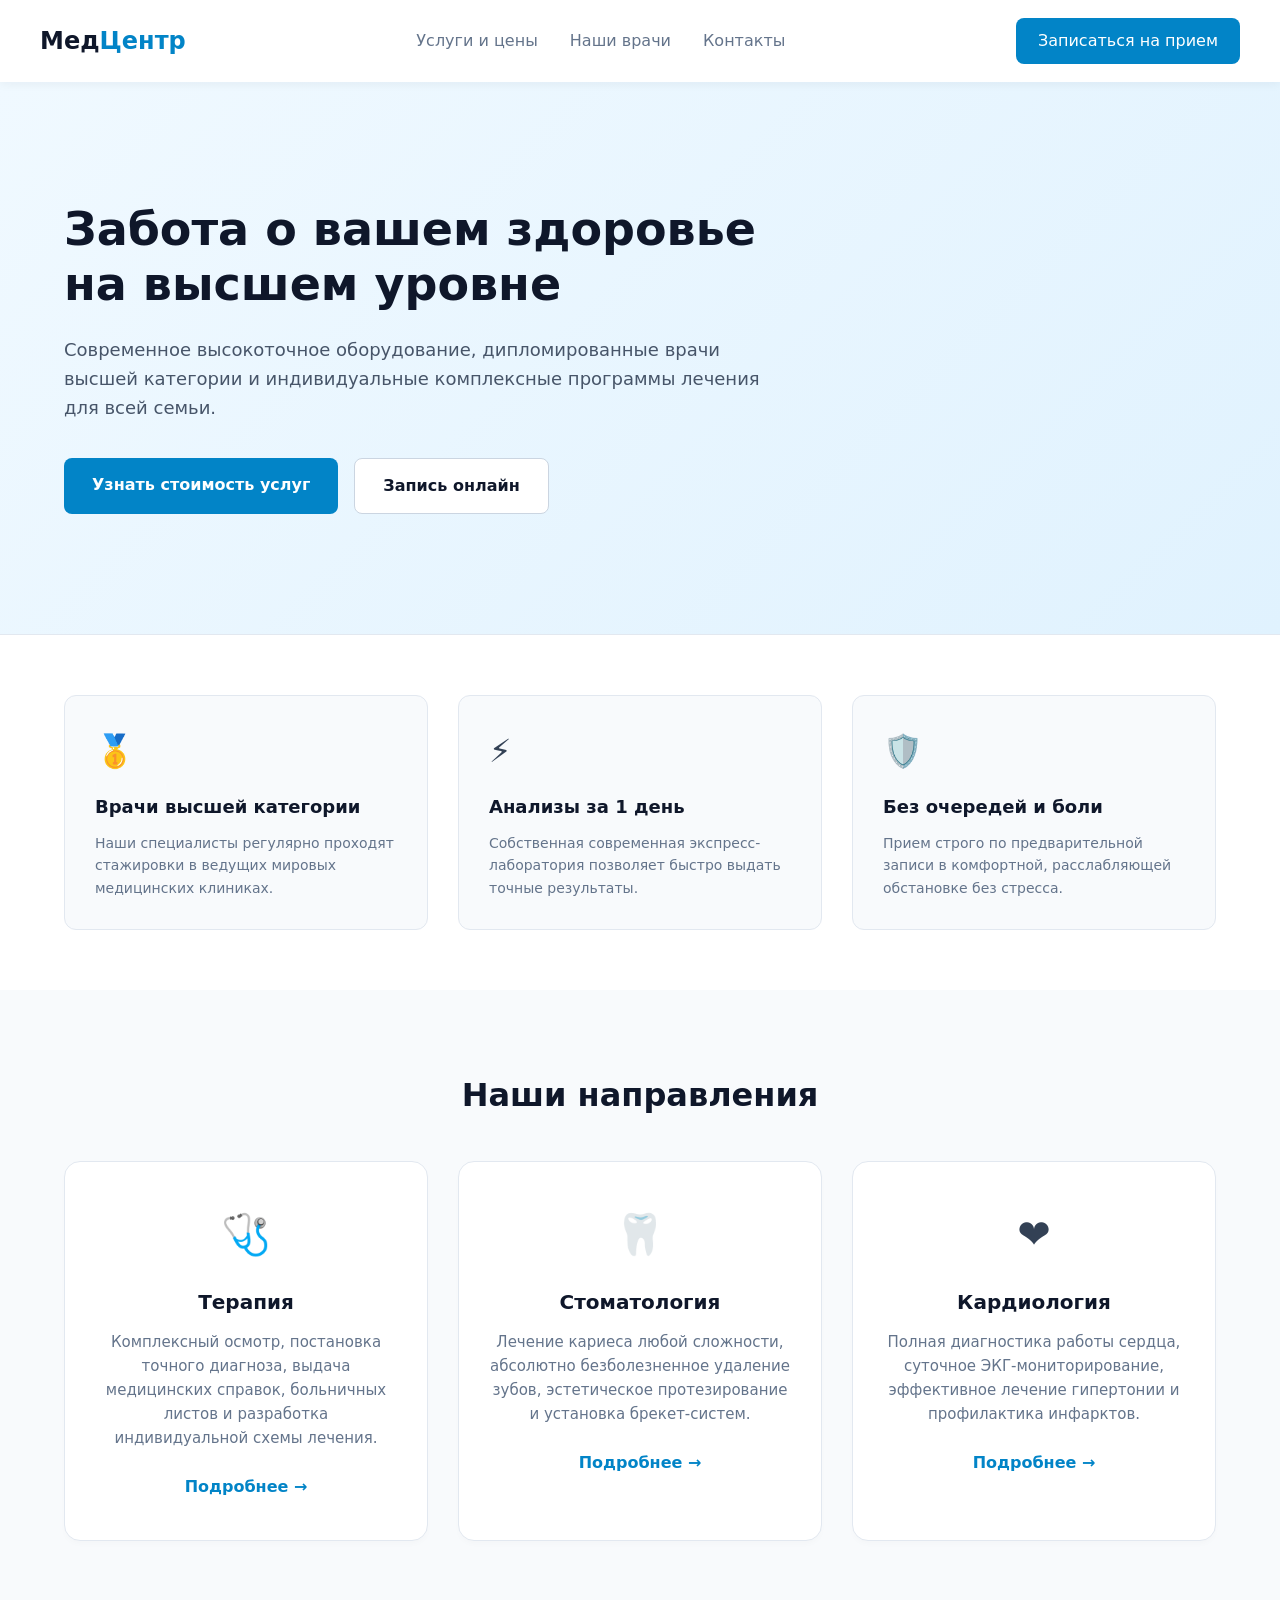
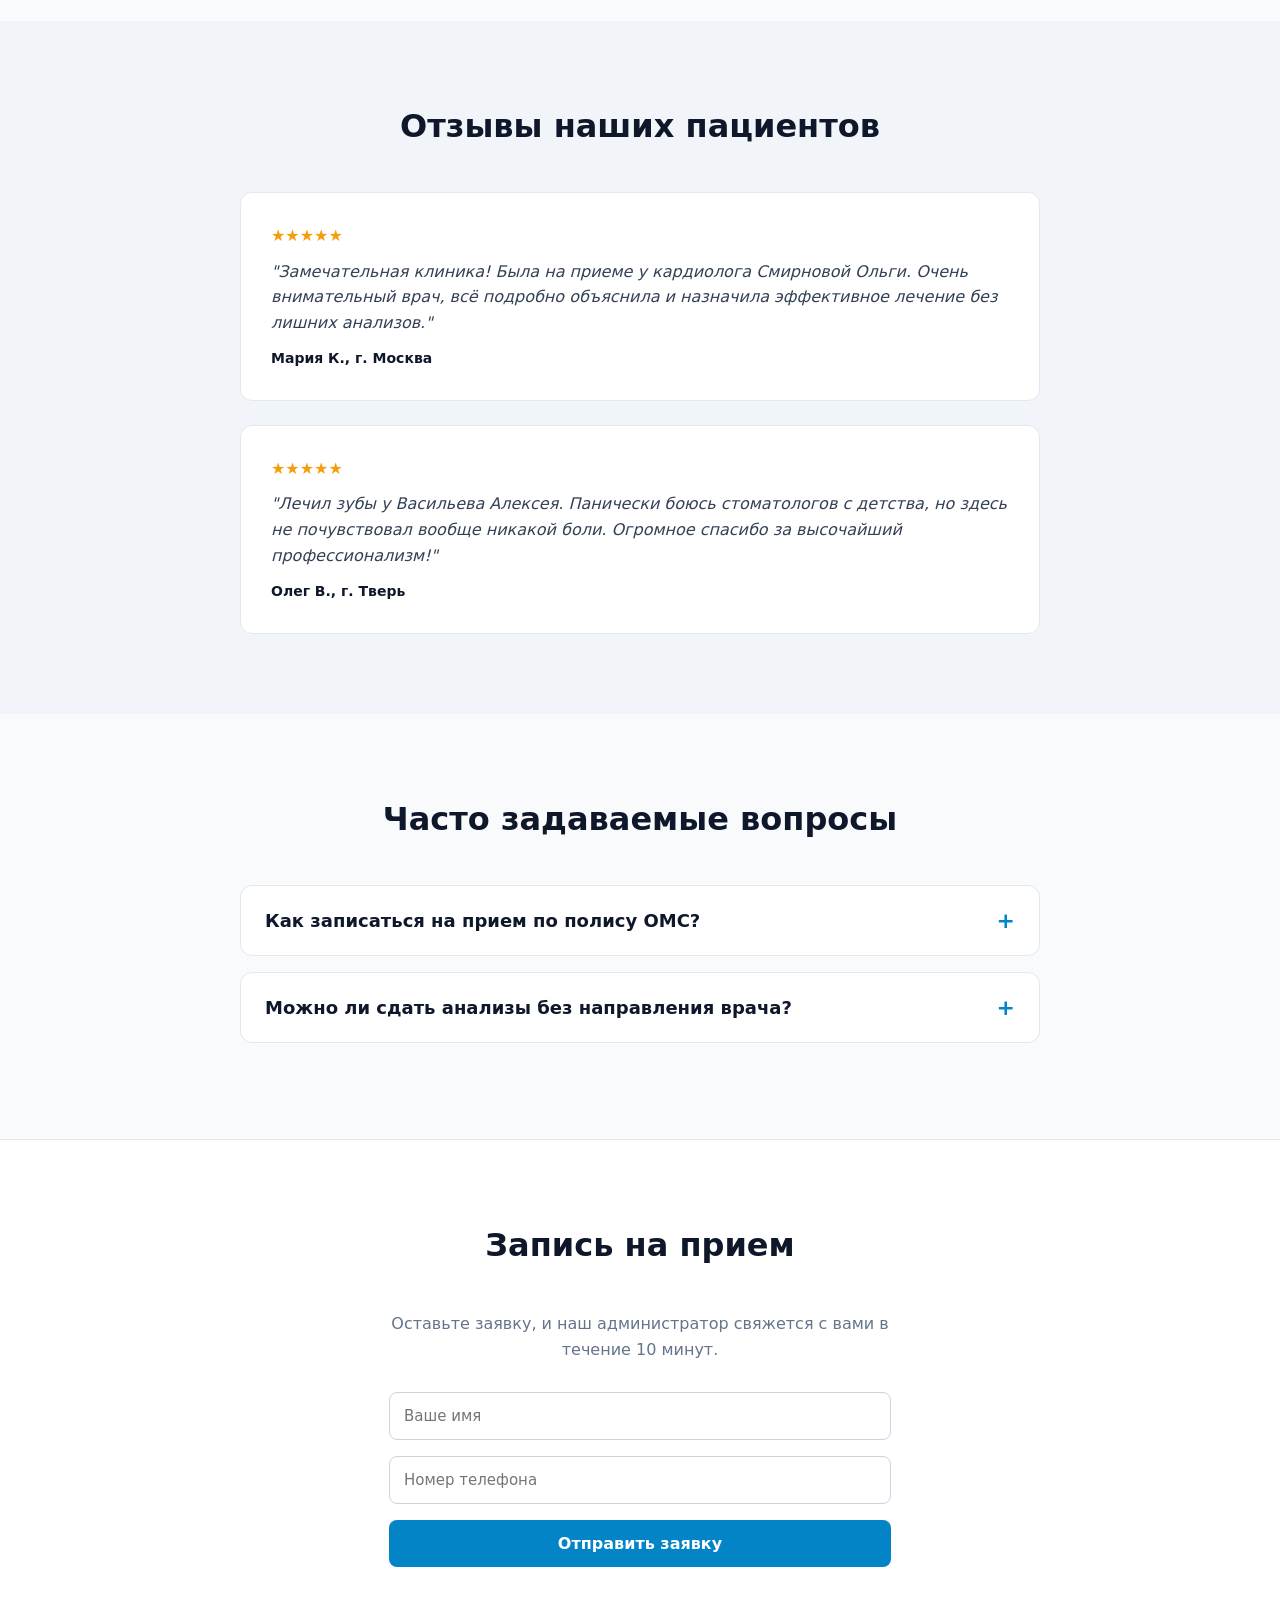
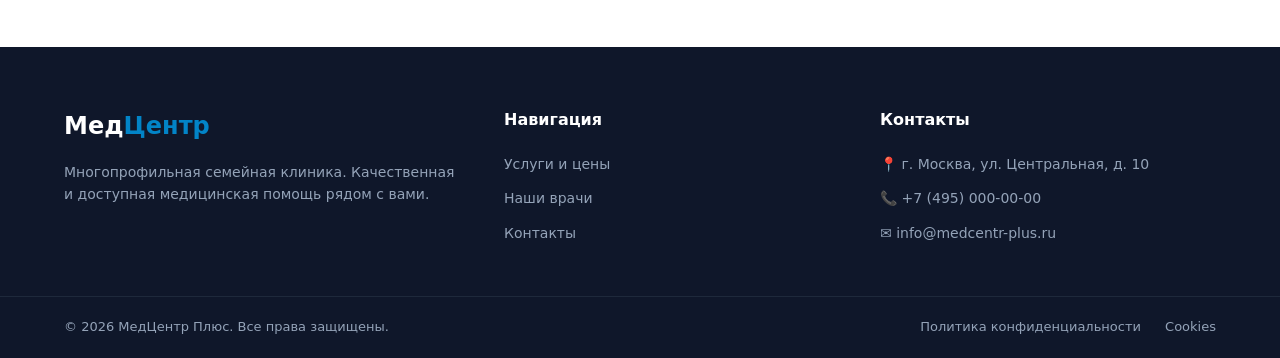
<file: index.html>
<!DOCTYPE html>
<html lang="ru">
<head>
    <meta charset="UTF-8">
    <meta name="viewport" content="width=device-width, initial-scale=1.0">
    <title>МедЦентр Плюс — Клиника семейной медицины</title>
    <link rel="stylesheet" href="style.css">
</head>
<body>

<!-- Шапка сайта -->
<header class="main-header">
    <div class="container nav-container">
        <a href="index.html" class="logo">Мед<span>Центр</span></a>
        <nav class="nav-menu">
            <a href="services.html">Услуги и цены</a>
            <a href="doctors.html">Наши врачи</a>
            <a href="#appointment">Контакты</a>
        </nav>
        <a href="#appointment" class="btn-header">Записаться на прием</a>
    </div>
</header>

<!-- Главный баннер (Hero Section) -->
<section class="hero-section">
    <div class="container">
        <div class="hero-content">
            <h1>Забота о вашем здоровье на высшем уровне</h1>
            <p>Современное высокоточное оборудование, дипломированные врачи высшей категории и индивидуальные
                комплексные программы лечения для всей семьи.</p>
            <div class="hero-buttons">
                <a href="services.html" class="btn-primary">Узнать стоимость услуг</a>
                <a href="#appointment" class="btn-secondary">Запись онлайн</a>
            </div>
        </div>
    </div>
</section>

<!-- Блок Преимуществ (Features) -->
<section class="features-section">
    <div class="container">
        <div class="features-grid">
            <div class="feature-card">
                <div class="feature-icon">🥇</div>
                <h3>Врачи высшей категории</h3>
                <p>Наши специалисты регулярно проходят стажировки в ведущих мировых медицинских клиниках.</p>
            </div>
            <div class="feature-card">
                <div class="feature-icon">⚡</div>
                <h3>Анализы за 1 день</h3>
                <p>Собственная современная экспресс-лаборатория позволяет быстро выдать точные результаты.</p>
            </div>
            <div class="feature-card">
                <div class="feature-icon">🛡️</div>
                <h3>Без очередей и боли</h3>
                <p>Прием строго по предварительной записи в комфортной, расслабляющей обстановке без стресса.</p>
            </div>
        </div>
    </div>
</section>

<!-- Раздел Услуг (Краткий каталог) -->
<section class="services-section">
    <div class="container">
        <h2 class="section-title">Наши направления</h2>
        <div class="services-grid">
            <div class="service-card">
                <div class="service-icon">🩺</div>
                <h3>Терапия</h3>
                <p>Комплексный осмотр, постановка точного диагноза, выдача медицинских справок, больничных листов и
                    разработка индивидуальной схемы лечения.</p>
                <a href="services.html" class="service-link">Подробнее &rarr;</a>
            </div>
            <div class="service-card">
                <div class="service-icon">🦷</div>
                <h3>Стоматология</h3>
                <p>Лечение кариеса любой сложности, абсолютно безболезненное удаление зубов, эстетическое протезирование
                    и установка брекет-систем.</p>
                <a href="services.html" class="service-link">Подробнее &rarr;</a>
            </div>
            <div class="service-card">
                <div class="service-icon">❤️</div>
                <h3>Кардиология</h3>
                <p>Полная диагностика работы сердца, суточное ЭКГ-мониторирование, эффективное лечение гипертонии и
                    профилактика инфарктов.</p>
                <a href="services.html" class="service-link">Подробнее &rarr;</a>
            </div>
        </div>
    </div>
</section>

<!-- Блок Отзывов -->
<section class="reviews-section">
    <div class="container">
        <h2 class="section-title">Отзывы наших пациентов</h2>
        <div class="reviews-grid">
            <div class="review-card">
                <div class="review-stars">★★★★★</div>
                <p class="review-text">"Замечательная клиника! Была на приеме у кардиолога Смирновой Ольги. Очень
                    внимательный врач, всё подробно объяснила и назначила эффективное лечение без лишних анализов."</p>
                <p class="review-author">Мария К., г. Москва</p>
            </div>
            <div class="review-card">
                <div class="review-stars">★★★★★</div>
                <p class="review-text">"Лечил зубы у Васильева Алексея. Панически боюсь стоматологов с детства, но здесь
                    не почувствовал вообще никакой боли. Огромное спасибо за высочайший профессионализм!"</p>
                <p class="review-author">Олег В., г. Тверь</p>
            </div>
        </div>
    </div>
</section>

<!-- Часто задаваемые вопросы (FAQ) -->
<section class="faq-section">
    <div class="container">
        <h2 class="section-title">Часто задаваемые вопросы</h2>
        <div class="accordion">
            <div class="accordion-item">
                <button class="accordion-header">Как записаться на прием по полису ОМС? <span>+</span></button>
                <div class="accordion-body">
                    <div class="accordion-content">
                        <p>Для записи по ОМС вам необходимо иметь при себе паспорт, действующий полис и СНИЛС.
                            Направление можно оформить через нашу регистратуру.</p>
                    </div>
                </div>
            </div>
            <div class="accordion-item">
                <button class="accordion-header">Можно ли сдать анализы без направления врача? <span>+</span></button>
                <div class="accordion-body">
                    <div class="accordion-content">
                        <p>Да, большинство базовых, биохимических и комплексных лабораторных исследований вы можете
                            сдать самостоятельно в любое удобное утреннее время.</p>
                    </div>
                </div>
            </div>
        </div>
    </div>
</section>

<!-- Форма записи -->
<section id="appointment" class="appointment-section">
    <div class="container form-container">
        <h2 class="section-title">Запись на прием</h2>
        <p class="form-subtitle">Оставьте заявку, и наш администратор свяжется с вами в течение 10 минут.</p>
        <form class="appointment-form">
            <input type="text" placeholder="Ваше имя" required>
            <input type="tel" placeholder="Номер телефона" required>
            <button type="submit" class="btn-primary">Отправить заявку</button>
        </form>
    </div>
</section>

<!-- Подвал сайта -->
<footer class="main-footer">
    <div class="container footer-grid">
        <div class="footer-brand">
            <a href="index.html" class="logo">Мед<span>Центр</span></a>
            <p class="footer-desc">Многопрофильная семейная клиника. Качественная и доступная медицинская помощь рядом с
                вами.</p>
        </div>
        <div class="footer-links">
            <h4>Навигация</h4>
            <a href="services.html">Услуги и цены</a>
            <a href="doctors.html">Наши врачи</a>
            <a href="#appointment">Контакты</a>
        </div>
        <div class="footer-contacts">
            <h4>Контакты</h4>
            <p>📍 г. Москва, ул. Центральная, д. 10</p>
            <p>📞 +7 (495) 000-00-00</p>
            <p>✉️ info@medcentr-plus.ru</p>
        </div>
    </div>
    <div class="footer-bottom">
        <div class="container bottom-flex">
            <p>&copy; 2026 МедЦентр Плюс. Все права защищены.</p>
            <div class="footer-legal">
                <a href="#appointment">Политика конфиденциальности</a>
                <a href="#appointment">Cookies</a>
            </div>
        </div>
    </div>
</footer>

<script src="script.js"></script>
</body>
</html>
</file>
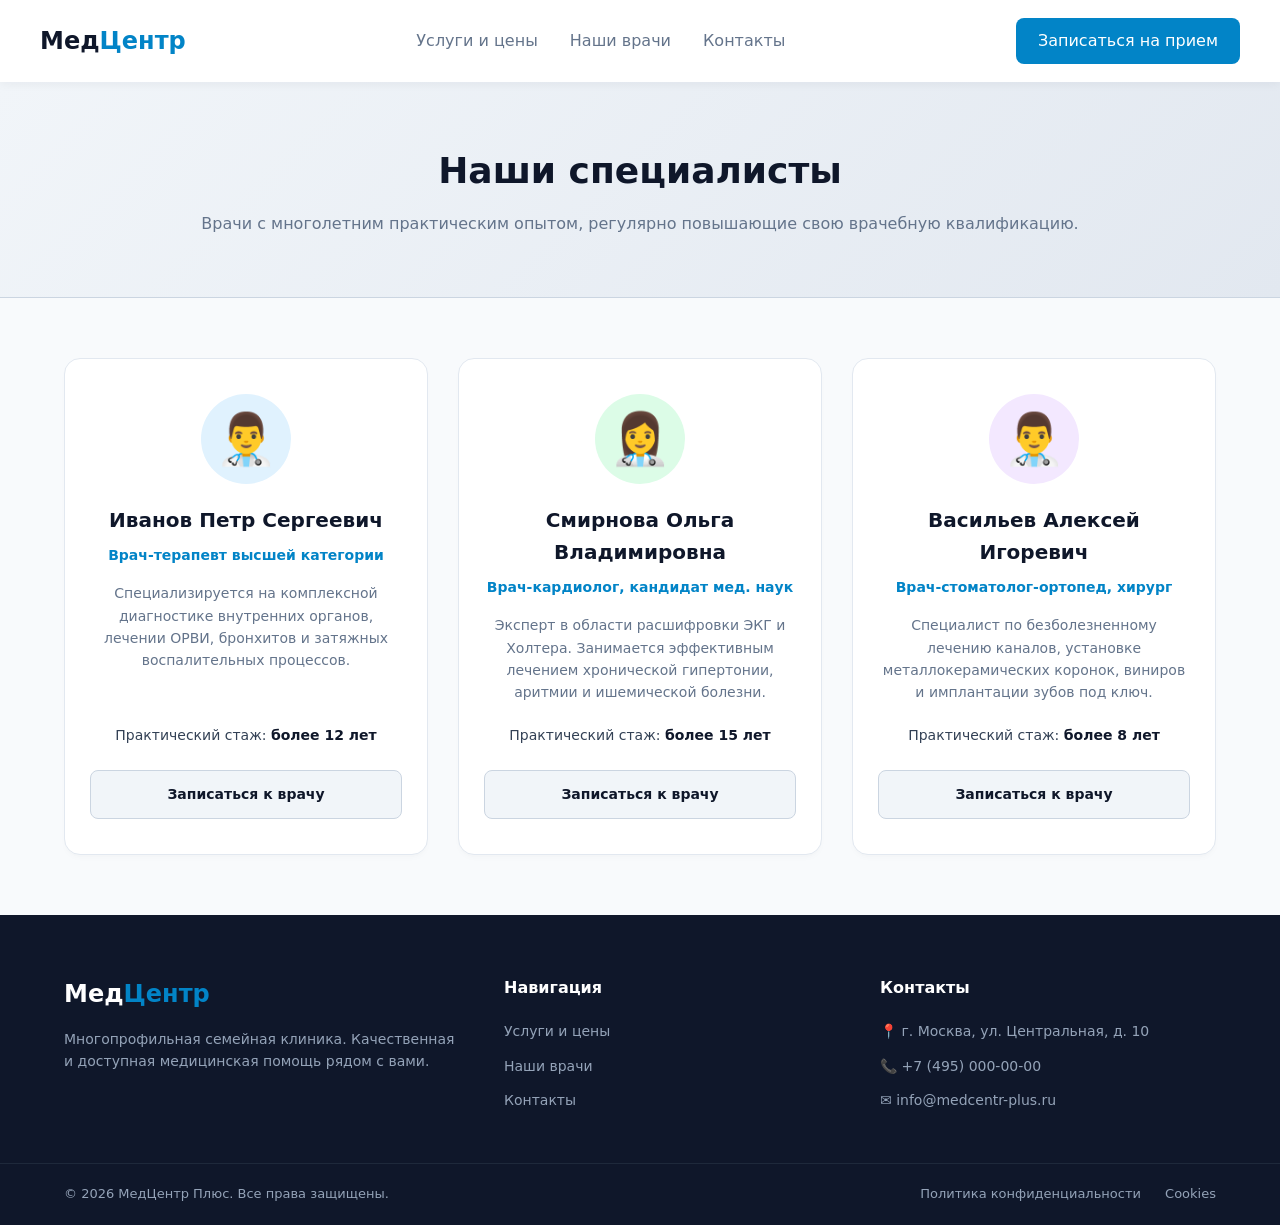
<file: doctors.html>
<!DOCTYPE html>
<html lang="ru">
<head>
    <meta charset="UTF-8">
    <meta name="viewport" content="width=device-width, initial-scale=1.0">
    <title>Наши врачи — МедЦентр Плюс</title>
    <link rel="stylesheet" href="style.css">
</head>
<body>

<!-- Шапка сайта -->
<header class="main-header">
    <div class="container nav-container">
        <a href="index.html" class="logo">Мед<span>Центр</span></a>
        <nav class="nav-menu">
            <a href="services.html">Услуги и цены</a>
            <a href="doctors.html" class="active">Наши врачи</a>
            <a href="index.html#appointment">Контакты</a>
        </nav>
        <a href="index.html#appointment" class="btn-header">Записаться на прием</a>
    </div>
</header>

<!-- Внутренний заголовок страницы (Page Title) -->
<section class="page-title-section">
    <div class="container">
        <h1>Наши специалисты</h1>
        <p>Врачи с многолетним практическим опытом, регулярно повышающие свою врачебную квалификацию.</p>
    </div>
</section>

<!-- Сетка карточек врачей -->
<section class="doctors-section">
    <div class="container">
        <div class="doctors-grid">

            <!-- Врач 1 -->
            <div class="doctor-card">
                <div class="doctor-avatar avatar-blue">👨‍⚕️</div>
                <h3>Иванов Петр Сергеевич</h3>
                <p class="doctor-specialty">Врач-терапевт высшей категории</p>
                <p class="doctor-desc">Специализируется на комплексной диагностике внутренних органов, лечении ОРВИ,
                    бронхитов и затяжных воспалительных процессов.</p>
                <p class="doctor-exp">Практический стаж: <span>более 12 лет</span></p>
                <a href="index.html#appointment" class="btn-doctor">Записаться к врачу</a>
            </div>

            <!-- Врач 2 -->
            <div class="doctor-card">
                <div class="doctor-avatar avatar-green">👩‍⚕️</div>
                <h3>Смирнова Ольга Владимировна</h3>
                <p class="doctor-specialty">Врач-кардиолог, кандидат мед. наук</p>
                <p class="doctor-desc">Эксперт в области расшифровки ЭКГ и Холтера. Занимается эффективным лечением
                    хронической гипертонии, аритмии и ишемической болезни.</p>
                <p class="doctor-exp">Практический стаж: <span>более 15 лет</span></p>
                <a href="index.html#appointment" class="btn-doctor">Записаться к врачу</a>
            </div>

            <!-- Врач 3 -->
            <div class="doctor-card">
                <div class="doctor-avatar avatar-purple">👨‍⚕️</div>
                <h3>Васильев Алексей Игоревич</h3>
                <p class="doctor-specialty">Врач-стоматолог-ортопед, хирург</p>
                <p class="doctor-desc">Специалист по безболезненному лечению каналов, установке металлокерамических
                    коронок, виниров и имплантации зубов под ключ.</p>
                <p class="doctor-exp">Практический стаж: <span>более 8 лет</span></p>
                <a href="index.html#appointment" class="btn-doctor">Записаться к врачу</a>
            </div>

        </div>
    </div>
</section>

<!-- Подвал сайта -->
<footer class="main-footer">
    <div class="container footer-grid">
        <div class="footer-brand">
            <a href="index.html" class="logo">Мед<span>Центр</span></a>
            <p class="footer-desc">Многопрофильная семейная клиника. Качественная и доступная медицинская помощь рядом с
                вами.</p>
        </div>
        <div class="footer-links">
            <h4>Навигация</h4>
            <a href="services.html">Услуги и цены</a>
            <a href="doctors.html">Наши врачи</a>
            <a href="index.html#appointment">Контакты</a>
        </div>
        <div class="footer-contacts">
            <h4>Контакты</h4>
            <p>📍 г. Москва, ул. Центральная, д. 10</p>
            <p>📞 +7 (495) 000-00-00</p>
            <p>✉️ info@medcentr-plus.ru</p>
        </div>
    </div>
    <div class="footer-bottom">
        <div class="container bottom-flex">
            <p>&copy; 2026 МедЦентр Плюс. Все права защищены.</p>
            <div class="footer-legal">
                <a href="index.html#appointment">Политика конфиденциальности</a>
                <a href="index.html#appointment">Cookies</a>
            </div>
        </div>
    </div>
</footer>

<script src="script.js"></script>
</body>
</html>
</file>
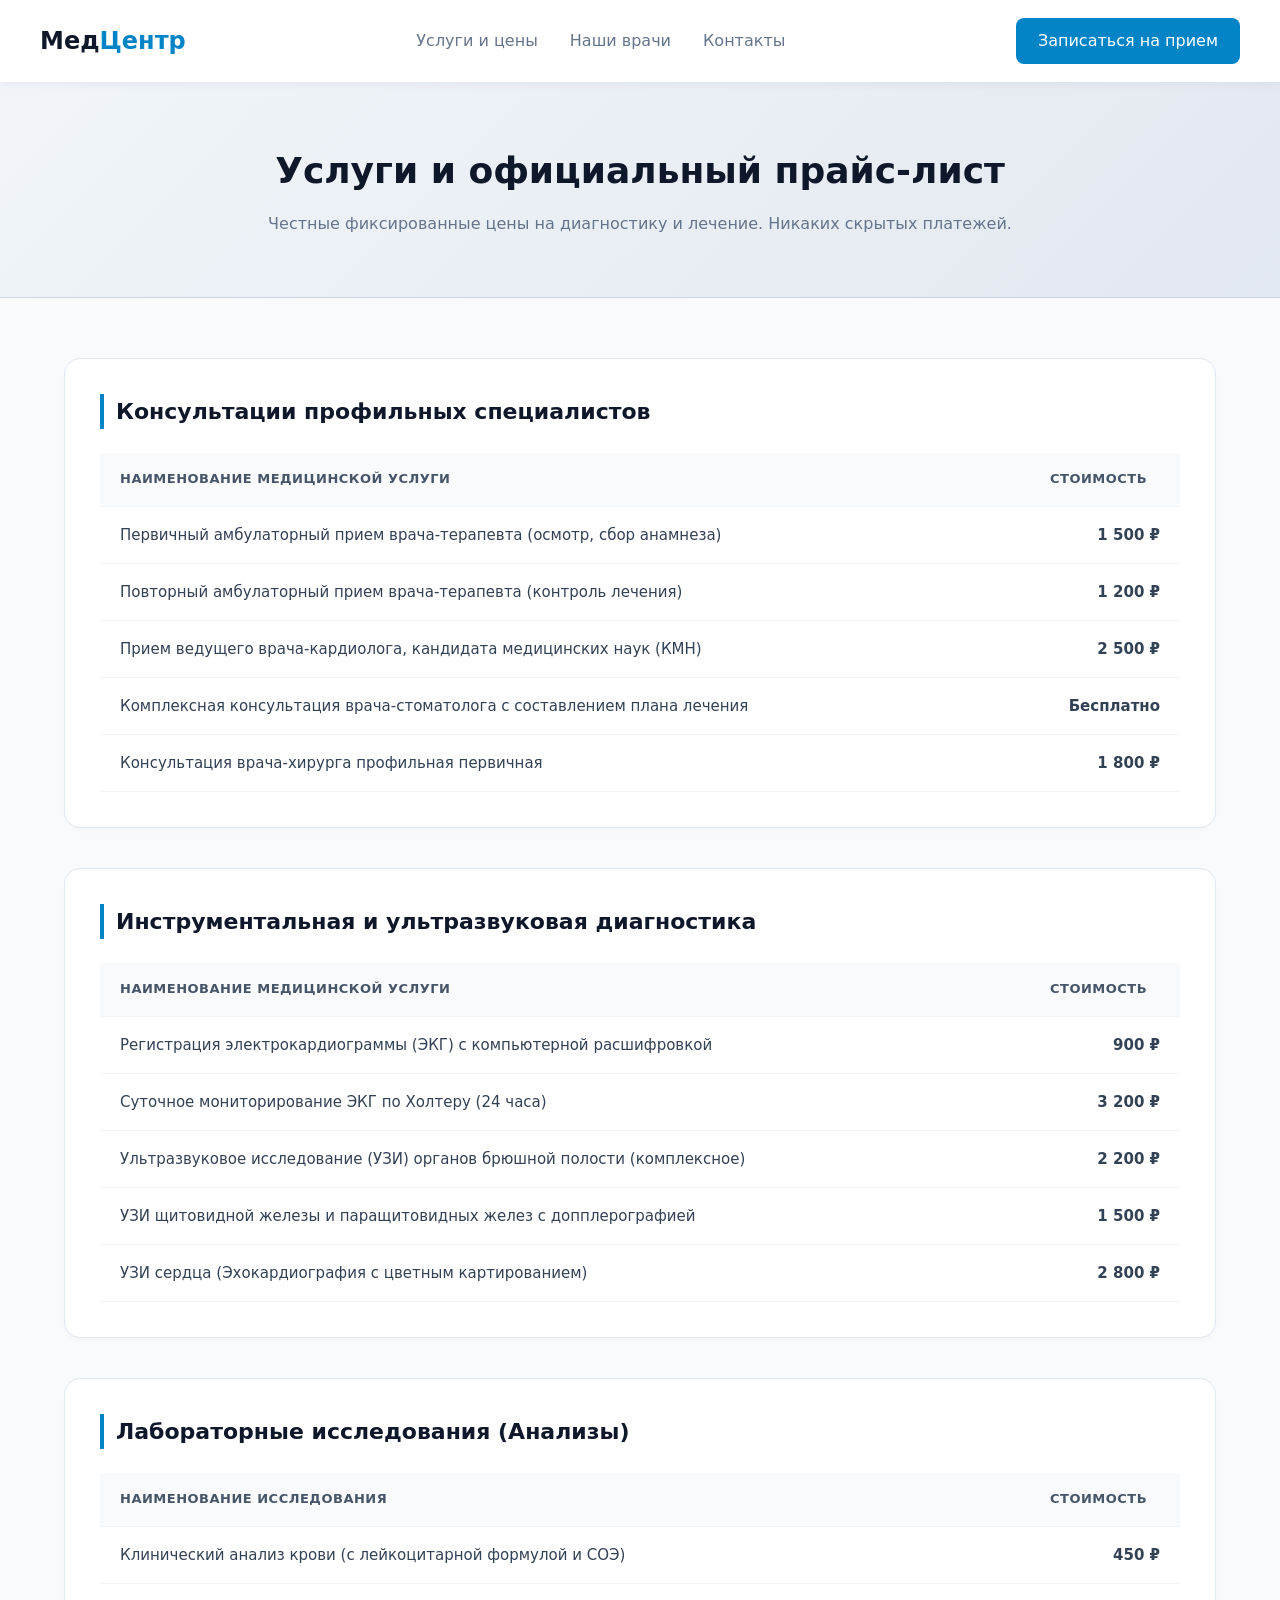
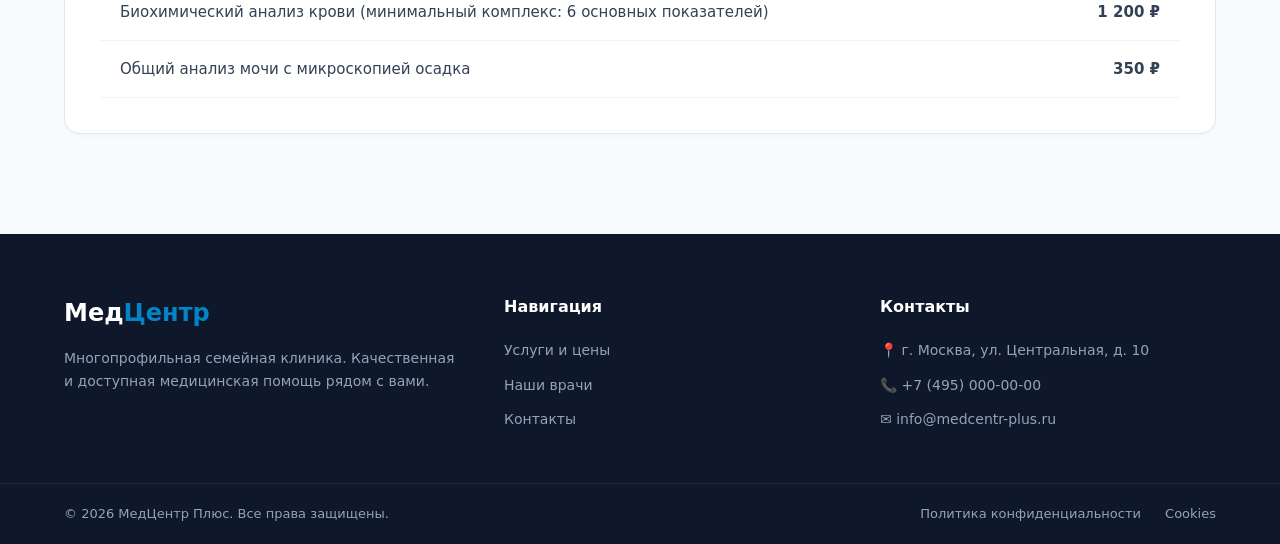
<file: services.html>
<!DOCTYPE html>
<html lang="ru">
<head>
    <meta charset="UTF-8">
    <meta name="viewport" content="width=device-width, initial-scale=1.0">
    <title>Услуги и официальный прайс-лист — МедЦентр Плюс</title>
    <link rel="stylesheet" href="style.css">
</head>
<body>

<!-- Шапка сайта -->
<header class="main-header">
    <div class="container nav-container">
        <a href="index.html" class="logo">Мед<span>Центр</span></a>
        <nav class="nav-menu">
            <a href="services.html" class="active">Услуги и цены</a>
            <a href="doctors.html">Наши врачи</a>
            <a href="index.html#appointment">Контакты</a>
        </nav>
        <a href="index.html#appointment" class="btn-header">Записаться на прием</a>
    </div>
</header>

<!-- Внутренний заголовок страницы (Page Title) -->
<section class="page-title-section">
    <div class="container">
        <h1>Услуги и официальный прайс-лист</h1>
        <p>Честные фиксированные цены на диагностику и лечение. Никаких скрытых платежей.</p>
    </div>
</section>

<!-- Раздел с прайс-листами -->
<section class="price-section">
    <div class="container">

        <!-- Блок 1: Консультации -->
        <div class="price-block">
            <h2>Консультации профильных специалистов</h2>
            <div class="table-responsive">
                <table class="price-table">
                    <thead>
                    <tr>
                        <th>Наименование медицинской услуги</th>
                        <th>Стоимость</th>
                    </tr>
                    </thead>
                    <tbody>
                    <tr>
                        <td>Первичный амбулаторный прием врача-терапевта (осмотр, сбор анамнеза)</td>
                        <td class="price-value">1 500 ₽</td>
                    </tr>
                    <tr>
                        <td>Повторный амбулаторный прием врача-терапевта (контроль лечения)</td>
                        <td class="price-value">1 200 ₽</td>
                    </tr>
                    <tr>
                        <td>Прием ведущего врача-кардиолога, кандидата медицинских наук (КМН)</td>
                        <td class="price-value">2 500 ₽</td>
                    </tr>
                    <tr>
                        <td>Комплексная консультация врача-стоматолога с составлением плана лечения</td>
                        <td class="price-value free-service">Бесплатно</td>
                    </tr>
                    <tr>
                        <td>Консультация врача-хирурга профильная первичная</td>
                        <td class="price-value">1 800 ₽</td>
                    </tr>
                    </tbody>
                </table>
            </div>
        </div>

        <!-- Блок 2: Диагностика -->
        <div class="price-block">
            <h2>Инструментальная и ультразвуковая диагностика</h2>
            <div class="table-responsive">
                <table class="price-table">
                    <thead>
                    <tr>
                        <th>Наименование медицинской услуги</th>
                        <th>Стоимость</th>
                    </tr>
                    </thead>
                    <tbody>
                    <tr>
                        <td>Регистрация электрокардиограммы (ЭКГ) с компьютерной расшифровкой</td>
                        <td class="price-value">900 ₽</td>
                    </tr>
                    <tr>
                        <td>Суточное мониторирование ЭКГ по Холтеру (24 часа)</td>
                        <td class="price-value">3 200 ₽</td>
                    </tr>
                    <tr>
                        <td>Ультразвуковое исследование (УЗИ) органов брюшной полости (комплексное)</td>
                        <td class="price-value">2 200 ₽</td>
                    </tr>
                    <tr>
                        <td>УЗИ щитовидной железы и паращитовидных желез с допплерографией</td>
                        <td class="price-value">1 500 ₽</td>
                    </tr>
                    <tr>
                        <td>УЗИ сердца (Эхокардиография с цветным картированием)</td>
                        <td class="price-value">2 800 ₽</td>
                    </tr>
                    </tbody>
                </table>
            </div>
        </div>

        <!-- Блок 3: Анализы -->
        <div class="price-block">
            <h2>Лабораторные исследования (Анализы)</h2>
            <div class="table-responsive">
                <table class="price-table">
                    <thead>
                    <tr>
                        <th>Наименование исследования</th>
                        <th>Стоимость</th>
                    </tr>
                    </thead>
                    <tbody>
                    <tr>
                        <td>Клинический анализ крови (с лейкоцитарной формулой и СОЭ)</td>
                        <td class="price-value">450 ₽</td>
                    </tr>
                    <tr>
                        <td>Биохимический анализ крови (минимальный комплекс: 6 основных показателей)</td>
                        <td class="price-value">1 200 ₽</td>
                    </tr>
                    <tr>
                        <td>Общий анализ мочи с микроскопией осадка</td>
                        <td class="price-value">350 ₽</td>
                    </tr>
                    </tbody>
                </table>
            </div>
        </div>

    </div>
</section>

<!-- Подвал сайта -->
<footer class="main-footer">
    <div class="container footer-grid">
        <div class="footer-brand">
            <a href="index.html" class="logo">Мед<span>Центр</span></a>
            <p class="footer-desc">Многопрофильная семейная клиника. Качественная и доступная медицинская помощь рядом с
                вами.</p>
        </div>
        <div class="footer-links">
            <h4>Навигация</h4>
            <a href="services.html">Услуги и цены</a>
            <a href="doctors.html">Наши врачи</a>
            <a href="index.html#appointment">Контакты</a>
        </div>
        <div class="footer-contacts">
            <h4>Контакты</h4>
            <p>📍 г. Москва, ул. Центральная, д. 10</p>
            <p>📞 +7 (495) 000-00-00</p>
            <p>✉️ info@medcentr-plus.ru</p>
        </div>
    </div>
    <div class="footer-bottom">
        <div class="container bottom-flex">
            <p>&copy; 2026 МедЦентр Плюс. Все права защищены.</p>
            <div class="footer-legal">
                <a href="index.html#appointment">Политика конфиденциальности</a>
                <a href="index.html#appointment">Cookies</a>
            </div>
        </div>
    </div>
</footer>

<script src="script.js"></script>
</body>
</html>
</file>
<file: style.css>
/* ==========================================================================
   1. ОБНУЛЕНИЕ И СЕТКА
   ========================================================================== */
* {
    margin: 0;
    padding: 0;
    box-sizing: border-box;
    font-family: 'Segoe UI', system-ui, -apple-system, sans-serif;
}

body {
    background-color: #f8fafc;
    color: #334155;
    line-height: 1.6;
}

.container {
    width: 100%;
    max-width: 1200px;
    margin: 0 auto;
    padding: 0 24px;
}

section {
    padding: 80px 0;
}

.section-title {
    text-align: center;
    font-size: 32px;
    color: #0f172a;
    margin-bottom: 40px;
    font-weight: 700;
}

/* ==========================================================================
   2. ШАПКА (HEADER)
   ========================================================================== */
.main-header {
    background: #ffffff;
    box-shadow: 0 2px 10px rgba(15, 23, 42, 0.05);
    position: sticky;
    top: 0;
    z-index: 100;
}

.nav-container {
    display: flex;
    justify-content: space-between;
    align-items: center;
    padding: 18px 0;
}

.logo {
    font-size: 24px;
    font-weight: 700;
    color: #0f172a;
    text-decoration: none;
}

.logo span {
    color: #0284c7;
}

.nav-menu {
    display: flex;
    gap: 32px;
}

.nav-menu a {
    text-decoration: none;
    color: #64748b;
    font-weight: 500;
    transition: color 0.2s ease;
}

.nav-menu a:hover {
    color: #0284c7;
}

.btn-header {
    background: #0284c7;
    color: #ffffff;
    padding: 10px 22px;
    border-radius: 8px;
    text-decoration: none;
    font-weight: 500;
    transition: background-color 0.2s ease;
}

.btn-header:hover {
    background: #0369a1;
}

/* ==========================================================================
   3. ГЛАВНЫЙ БАННЕР (HERO)
   ========================================================================== */
.hero-section {
    background: linear-gradient(135deg, #f0f9ff 0%, #e0f2fe 100%);
    padding: 120px 0;
    border-bottom: 1px solid #e2e8f0;
}

.hero-content {
    max-width: 700px;
}

.hero-content h1 {
    font-size: 46px;
    color: #0f172a;
    line-height: 1.2;
    margin-bottom: 24px;
    font-weight: 800;
}

.hero-content p {
    font-size: 18px;
    color: #475569;
    margin-bottom: 36px;
}

.hero-buttons {
    display: flex;
    gap: 16px;
}

/* Кнопки */
.btn-primary, .btn-secondary {
    display: inline-block;
    padding: 14px 28px;
    border-radius: 8px;
    text-decoration: none;
    font-weight: 600;
    font-size: 16px;
    transition: all 0.2s ease;
    border: none;
}

.btn-primary {
    background: #0284c7;
    color: #ffffff;
    cursor: pointer;
}

.btn-primary:hover {
    background: #0369a1;
}

.btn-secondary {
    background: #ffffff;
    color: #0f172a;
    border: 1px solid #cbd5e1;
}

.btn-secondary:hover {
    background: #f1f5f9;
    border-color: #94a3b8;
}

/* ==========================================================================
   4. БЛОК ПРЕИМУЩЕСТВ (FEATURES)
   ========================================================================== */
.features-section {
    background: #ffffff;
    padding: 60px 0;
}

.features-grid {
    display: flex;
    gap: 30px;
}

.feature-card {
    flex: 1;
    background: #f8fafc;
    padding: 30px;
    border-radius: 12px;
    border: 1px solid #e2e8f0;
}

.feature-icon {
    font-size: 32px;
    margin-bottom: 16px;
}

.feature-card h3 {
    font-size: 18px;
    color: #0f172a;
    margin-bottom: 10px;
    font-weight: 700;
}

.feature-card p {
    color: #64748b;
    font-size: 14px;
    line-height: 1.6;
}

/* ==========================================================================
   5. СЕТКА УСЛУГ (SERVICES)
   ========================================================================== */
.services-grid {
    display: flex;
    gap: 30px;
}

.service-card {
    background: #ffffff;
    padding: 40px 30px;
    border-radius: 16px;
    box-shadow: 0 4px 6px -1px rgba(0, 0, 0, 0.02);
    flex: 1;
    text-align: center;
    border: 1px solid #e2e8f0;
    transition: transform 0.3s ease, box-shadow 0.3s ease;
}

.service-card:hover {
    transform: translateY(-6px);
    box-shadow: 0 20px 25px -5px rgba(0,0,0,0.05);
}

.service-icon {
    font-size: 40px;
    margin-bottom: 20px;
}

.service-card h3 {
    margin-bottom: 12px;
    color: #0f172a;
    font-size: 20px;
}

.service-card p {
    color: #64748b;
    font-size: 15px;
    margin-bottom: 24px;
}

.service-link {
    color: #0284c7;
    text-decoration: none;
    font-weight: 600;
}

.service-link:hover {
    text-decoration: underline;
}

/* ==========================================================================
   6. ОТЗЫВЫ (REVIEWS)
   ========================================================================== */
.reviews-section {
    background-color: #f1f5f9;
}

.reviews-grid {
    display: flex;
    flex-direction: column;
    gap: 24px;
    max-width: 800px;
    margin: 0 auto;
}

.review-card {
    background: #ffffff;
    padding: 30px;
    border-radius: 12px;
    border: 1px solid #e2e8f0;
}

.review-stars {
    color: #f59e0b;
    margin-bottom: 10px;
}

.review-text {
    font-size: 16px;
    font-style: italic;
    margin-bottom: 12px;
}

.review-author {
    font-weight: 700;
    font-size: 14px;
    color: #0f172a;
}

/* ==========================================================================
   7. АККОРДЕОН (FAQ)
   ========================================================================== */
.accordion {
    max-width: 800px;
    margin: 0 auto;
}

.accordion-item {
    background: #ffffff;
    margin-bottom: 16px;
    border-radius: 12px;
    border: 1px solid #e2e8f0;
    overflow: hidden;
}

.accordion-header {
    width: 100%;
    display: flex;
    justify-content: space-between;
    align-items: center;
    padding: 22px 24px;
    background: none;
    border: none;
    font-size: 18px;
    font-weight: 600;
    color: #0f172a;
    cursor: pointer;
}

.accordion-header span {
    font-size: 22px;
    color: #0284c7;
    transition: transform 0.3s;
}

.accordion-body {
    max-height: 0;
    overflow: hidden;
    transition: max-height 0.3s ease-out;
}

.accordion-content {
    padding: 0 24px 22px 24px;
    color: #64748b;
}

.accordion-item.active .accordion-body {
    max-height: 300px;
}

.accordion-item.active .accordion-header span {
    transform: rotate(45deg);
}

/* ==========================================================================
   8. ФОРМА ЗАПИСИ
   ========================================================================== */
.appointment-section {
    background: #ffffff;
    border-top: 1px solid #e2e8f0;
}

.form-container {
    max-width: 550px;
    text-align: center;
}

.form-subtitle {
    margin-bottom: 30px;
    color: #64748b;
}

.appointment-form {
    display: flex;
    flex-direction: column;
    gap: 16px;
}

.appointment-form input {
    padding: 14px;
    border: 1px solid #cbd5e1;
    border-radius: 8px;
    font-size: 15px;
    outline: none;
}

.appointment-form input:focus {
    border-color: #0284c7;
    box-shadow: 0 0 0 3px rgba(2, 132, 199, 0.1);
}

/* ==========================================================================
   СТИЛИ ДЛЯ СТРАНИЦЫ УСЛУГ (SERVICES PAGE)
   ========================================================================== */
.page-title-section {
    background: linear-gradient(135deg, #f1f5f9 0%, #e2e8f0 100%);
    padding: 60px 0;
    text-align: center;
    border-bottom: 1px solid #cbd5e1;
}

.page-title-section h1 {
    color: #0f172a;
    font-size: 36px;
    font-weight: 700;
    margin-bottom: 12px;
}

.page-title-section p {
    color: #64748b;
    font-size: 16px;
}

.price-section {
    padding: 60px 0;
}

.price-block {
    background: #ffffff;
    border-radius: 16px;
    padding: 35px;
    margin-bottom: 40px;
    box-shadow: 0 4px 6px -1px rgba(0, 0, 0, 0.02), 0 2px 4px -1px rgba(0, 0, 0, 0.01);
    border: 1px solid #e2e8f0;
}

.price-block h2 {
    font-size: 22px;
    color: #0f172a;
    margin-bottom: 24px;
    border-left: 4px solid #0284c7;
    padding-left: 12px;
    font-weight: 700;
}

/* Стилизация HTML таблиц */
.table-responsive {
    overflow-x: auto; /* Позволяет таблице скроллиться на телефонах, чтобы не ломать верстку */
}

.price-table {
    width: 100%;
    border-collapse: collapse;
    text-align: left;
}

.price-table th,
.price-table td {
    padding: 16px 20px;
    border-bottom: 1px solid #f1f5f9;
    font-size: 15px;
}

.price-table th {
    background: #f8fafc;
    color: #475569;
    font-weight: 600;
    text-transform: uppercase;
    font-size: 13px;
    letter-spacing: 0.5px;
}

.price-table td {
    color: #334155;
}

.price-value {
    font-weight: 600;
    color: #0f172a;
    white-space: nowrap; /* Цена не переносится на две строки */
    text-align: right;
    width: 150px;
}

.free-service {
    color: #16a34a; /* Зеленый цвет для бесплатных услуг */
}

.price-table tr:hover td {
    background: #f8fafc; /* Подсветка строки при наведении курсора */
}

/* Мобильный адаптив для таблиц */
@media (max-width: 768px) {
    .price-block {
        padding: 20px;
    }

    .price-table th,
    .price-table td {
        padding: 12px 14px;
        font-size: 14px;
    }

    .page-title-section h1 {
        font-size: 28px;
    }
}

/* ==========================================================================
   СТИЛИ ДЛЯ СТРАНИЦЫ ВРАЧЕЙ (DOCTORS PAGE)
   ========================================================================== */
.doctors-section {
    padding: 60px 0;
}

.doctors-grid {
    display: flex;
    gap: 30px;
}

.doctor-card {
    background: #ffffff;
    border-radius: 16px;
    padding: 35px 25px;
    box-shadow: 0 4px 6px -1px rgba(0, 0, 0, 0.02), 0 2px 4px -1px rgba(0, 0, 0, 0.01);
    text-align: center;
    flex: 1;
    border: 1px solid #e2e8f0;
    display: flex;
    flex-direction: column; /* Выстраиваем контент карточки вертикально */
    justify-content: space-between; /* Кнопки всегда будут на одном уровне внизу */
    transition: transform 0.3s ease, box-shadow 0.3s ease;
}

.doctor-card:hover {
    transform: translateY(-6px);
    box-shadow: 0 20px 25px -5px rgba(0, 0, 0, 0.05);
}

/* Иконки-аватары в круглых цветных подложках */
.doctor-avatar {
    font-size: 50px;
    width: 90px;
    height: 90px;
    display: flex;
    align-items: center;
    justify-content: center;
    border-radius: 50%;
    margin: 0 auto 20px auto;
}

.avatar-blue { background-color: #e0f2fe; }
.avatar-green { background-color: #dcfce7; }
.avatar-purple { background-color: #f3e8ff; }

.doctor-card h3 {
    font-size: 20px;
    color: #0f172a;
    margin-bottom: 8px;
    font-weight: 700;
}

.doctor-specialty {
    color: #0284c7;
    font-weight: 600;
    font-size: 14px;
    margin-bottom: 16px;
}

.doctor-desc {
    color: #64748b;
    font-size: 14px;
    line-height: 1.6;
    margin-bottom: 20px;
    flex-grow: 1; /* Помогает тексту занимать все свободное место */
}

.doctor-exp {
    font-size: 14px;
    color: #334155;
    margin-bottom: 24px;
}

.doctor-exp span {
    font-weight: 600;
    color: #0f172a;
}

/* Стилизация кнопки внутри карточки */
.btn-doctor {
    display: block;
    background-color: #f1f5f9;
    color: #0f172a;
    padding: 12px 20px;
    border-radius: 8px;
    text-decoration: none;
    font-weight: 600;
    font-size: 14px;
    transition: all 0.2s ease;
    border: 1px solid #cbd5e1;
}

.btn-doctor:hover {
    background-color: #0284c7;
    color: #ffffff;
    border-color: #0284c7;
}

/* Мобильный адаптив для карточек */
@media (max-width: 768px) {
    .doctors-grid {
        flex-direction: column;
        gap: 24px;
    }

    .doctor-card {
        padding: 30px 20px;
    }
}

/* ==========================================================================
   9. ПОДВАЛ (FOOTER)
   ========================================================================== */
.main-footer {
    background: #0f172a;
    color: #94a3b8;
    padding: 60px 0 0 0;
}

.footer-grid {
    display: flex;
    justify-content: space-between;
    gap: 40px;
    padding-bottom: 40px;
}

.footer-brand {
    flex: 2;
    max-width: 400px;
}

.footer-brand .logo {
    color: #ffffff;
    display: block;
    margin-bottom: 15px;
}

.footer-desc {
    font-size: 14px;
}

.footer-links, .footer-contacts {
    flex: 1;
    display: flex;
    flex-direction: column;
}

.main-footer h4 {
    color: #ffffff;
    font-size: 16px;
    margin-bottom: 20px;
}

.footer-links a {
    color: #94a3b8;
    text-decoration: none;
    margin-bottom: 12px;
    font-size: 14px;
}

.footer-links a:hover {
    color: #0284c7;
}

.footer-contacts p {
    margin-bottom: 12px;
    font-size: 14px;
}

.footer-bottom {
    border-top: 1px solid #1e293b;
    padding: 20px 0;
    font-size: 13px;
}

.bottom-flex {
    display: flex;
    justify-content: space-between;
    align-items: center;
}

.footer-legal a {
    color: #94a3b8;
    text-decoration: none;
    margin-left: 20px;
}

/* ==========================================================================
   10. АДАПТИВНОСТЬ
   ========================================================================== */
@media (max-width: 768px) {
    section {
        padding: 50px 0;
    }

    .hero-content h1 {
        font-size: 32px;
    }

    .hero-buttons {
        flex-direction: column;
    }

    .nav-container {
        flex-direction: column;
        gap: 16px;
    }

    .nav-menu {
        width: 100%;
        justify-content: center;
        gap: 16px;
    }

    .btn-header {
        width: 100%;
        text-align: center;
    }

    .features-grid, .services-grid {
        flex-direction: column;
        gap: 20px;
    }

    .footer-grid {
        flex-direction: column;
        text-align: center;
    }

    .bottom-flex {
        flex-direction: column;
        gap: 10px;
    }
}
</file>
